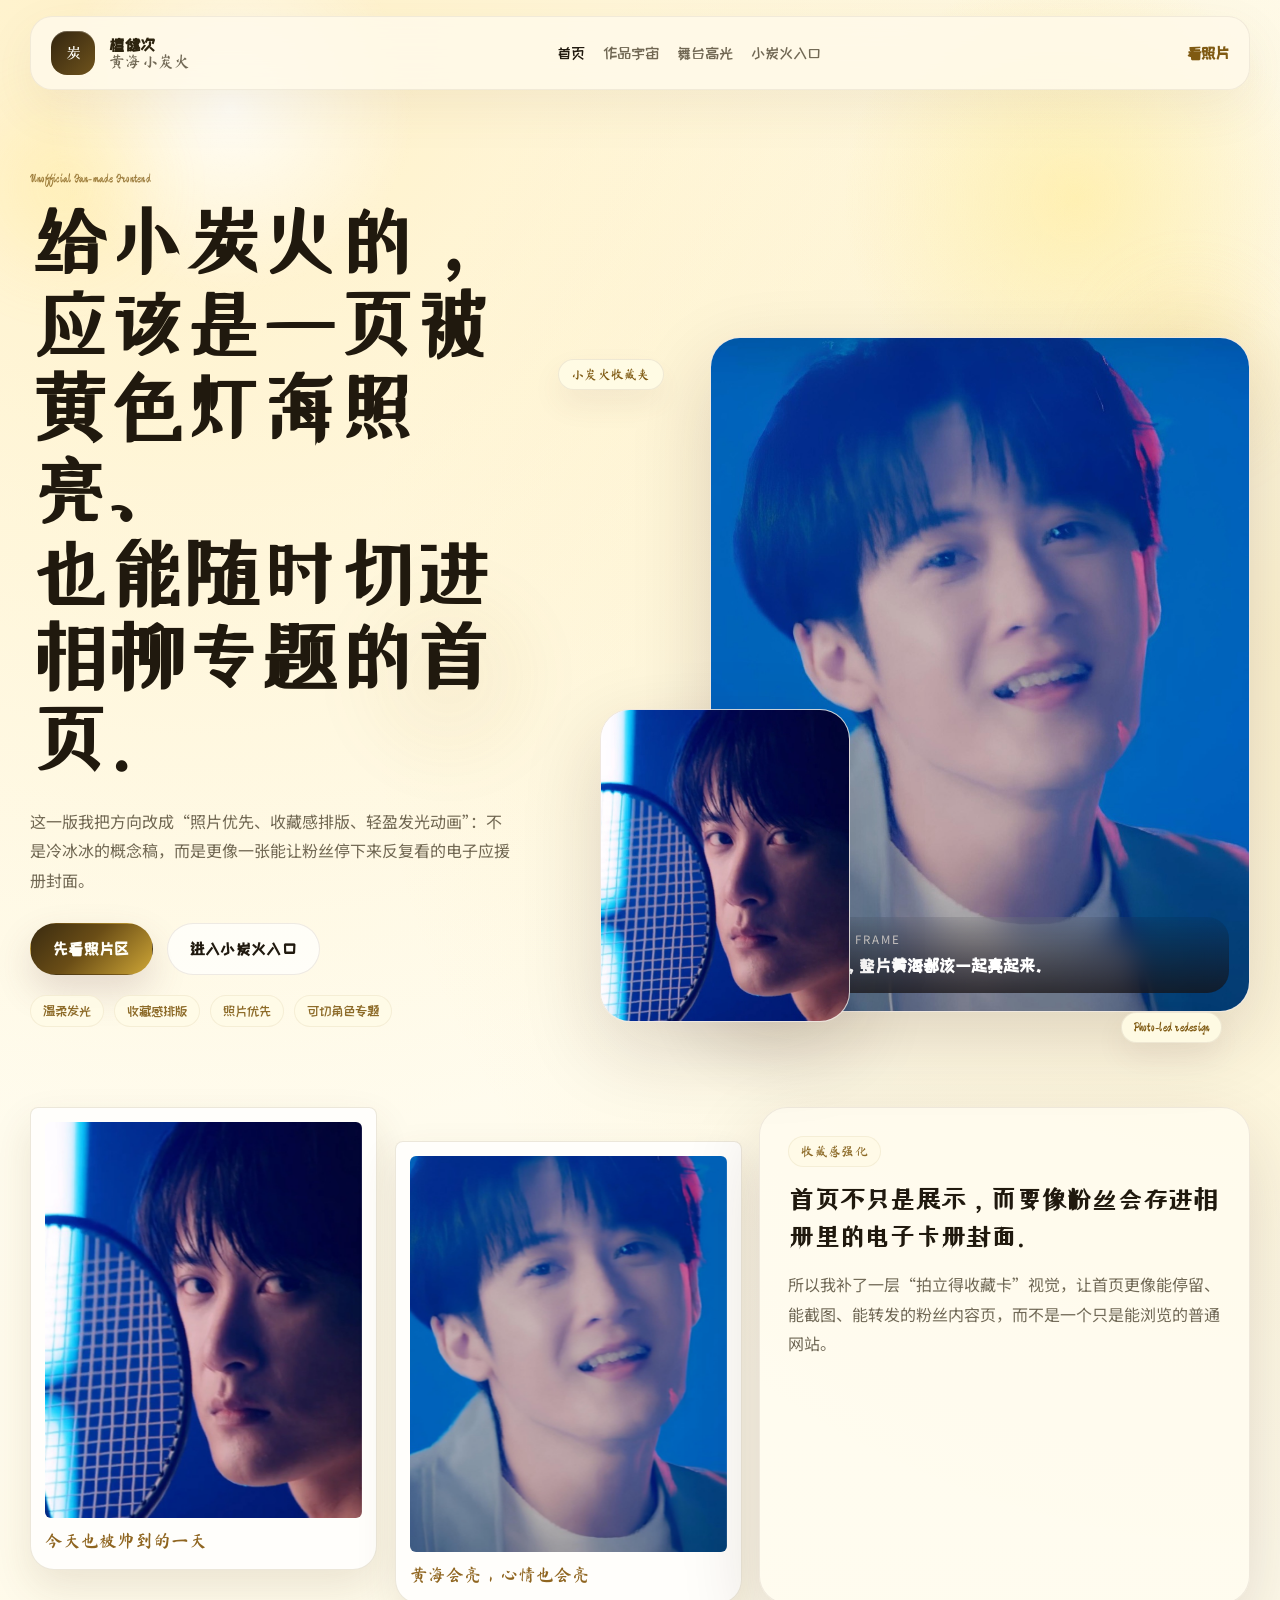
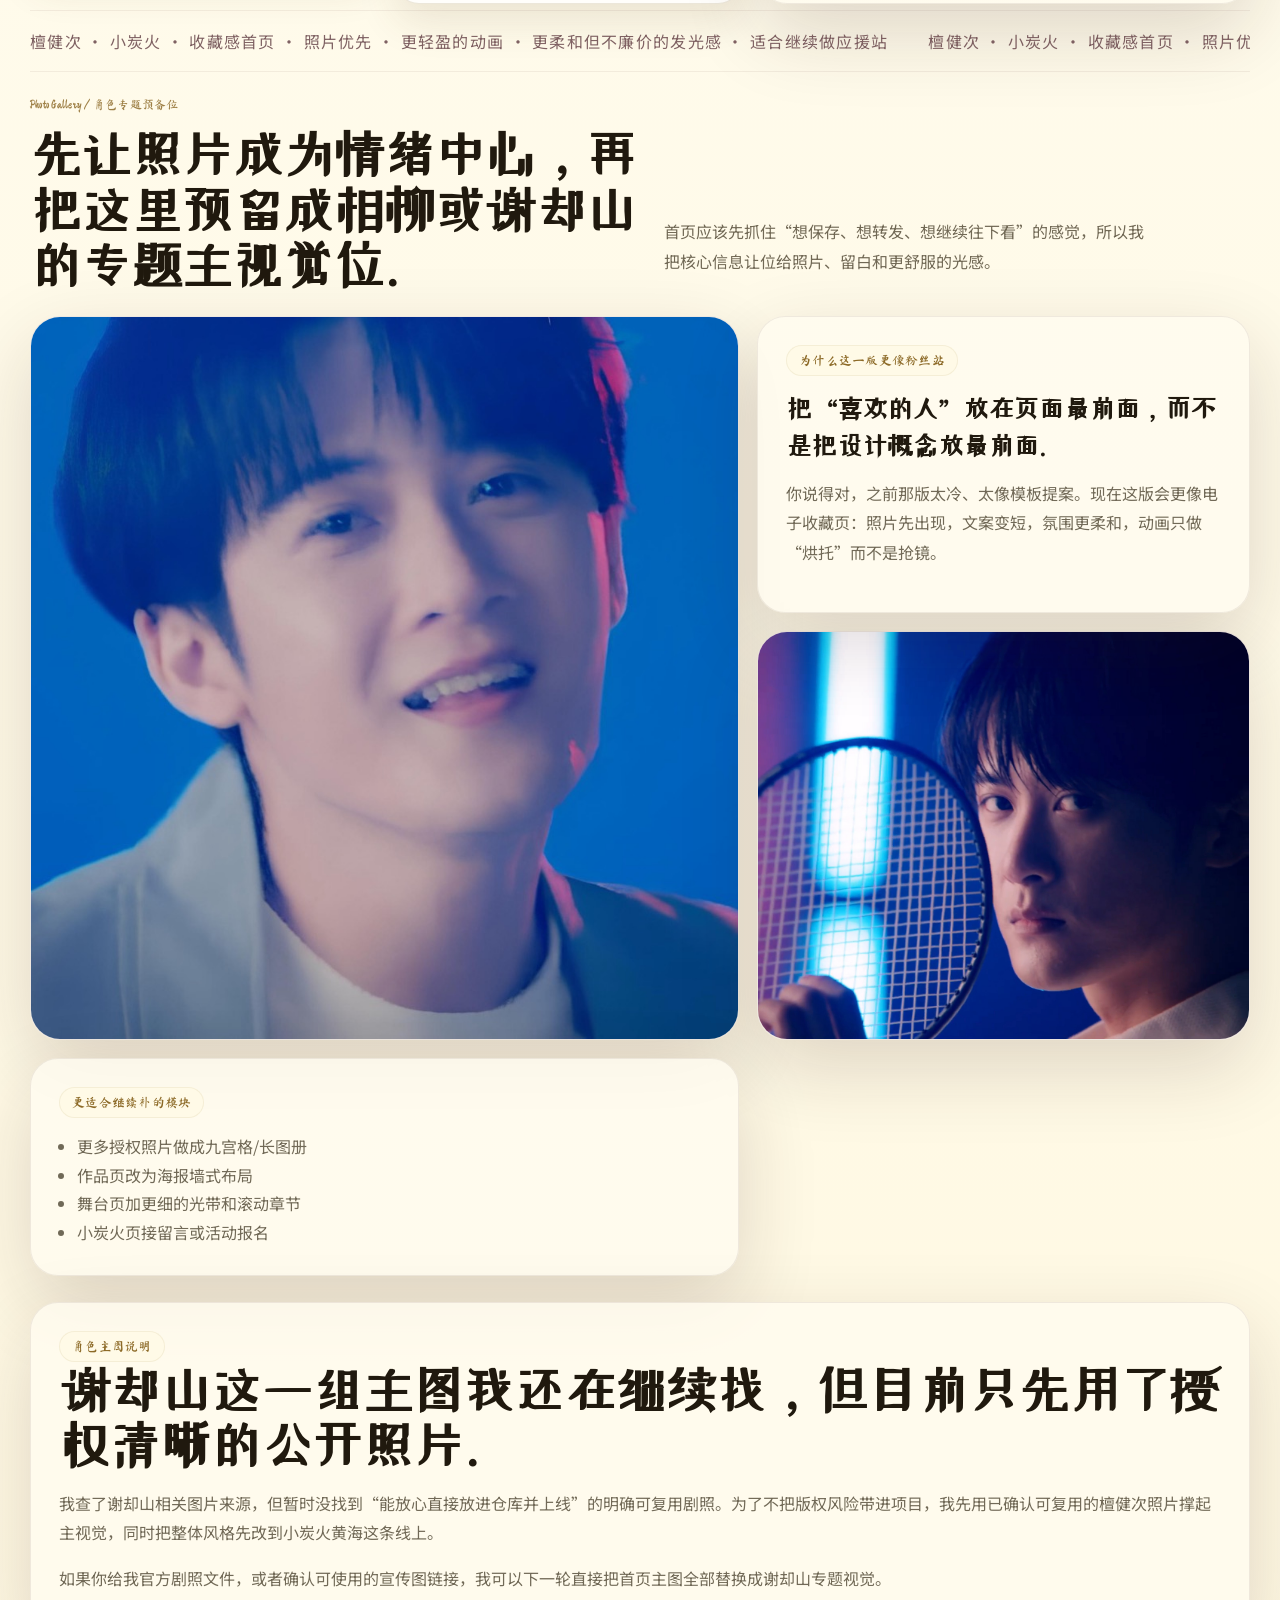
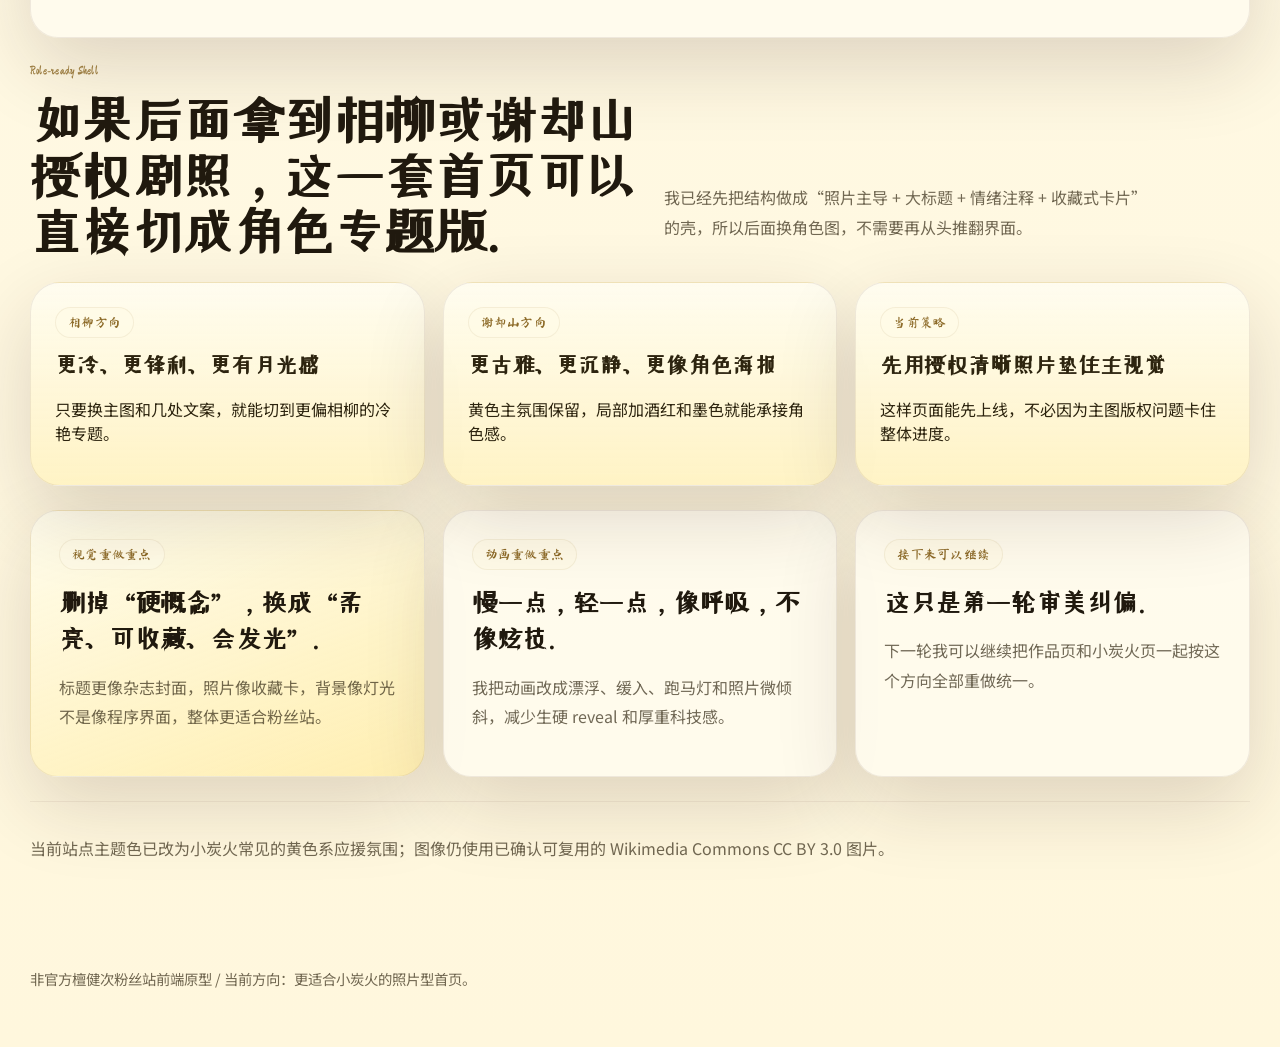
<file: index.html>
<!DOCTYPE html>
<html lang="zh-CN">
  <head>
    <meta charset="UTF-8" />
    <meta name="viewport" content="width=device-width, initial-scale=1.0" />
    <title>檀健次 | 小炭火收藏夹</title>
    <meta
      name="description"
      content="给檀健次粉丝小炭火的非官方前端概念站：首页以照片、围绕小炭火黄色应援氛围、照片驱动排版和轻盈动画来重做。"
    />
    <meta name="theme-color" content="#0f1730" />
    <link rel="icon" type="image/svg+xml" href="favicon.svg" />
    <link rel="preconnect" href="https://fonts.googleapis.com" />
    <link rel="preconnect" href="https://fonts.gstatic.com" crossorigin />
    <link href="https://fonts.googleapis.com/css2?family=Ma+Shan+Zheng&family=Noto+Sans+SC:wght@400;500;700&family=ZCOOL+KuaiLe&family=ZCOOL+XiaoWei&display=swap" rel="stylesheet" />
    <link rel="stylesheet" href="styles.css" />
  </head>
  <body data-page="home">
    <div class="site-bg fan-bg"></div>
    <div class="spark spark-a"></div>
    <div class="spark spark-b"></div>
    <div class="spark spark-c"></div>

    <header class="site-header fan-header">
      <a class="brand" href="index.html" aria-label="返回首页">
        <span class="brand-mark">炭</span>
        <span class="brand-copy">
          <strong>檀健次</strong>
          <em>黄海小炭火</em>
        </span>
      </a>
      <button class="nav-toggle" type="button" aria-label="打开导航" aria-expanded="false">
        <span></span>
        <span></span>
      </button>
      <nav class="site-nav" aria-label="主导航">
        <a href="index.html" aria-current="page">首页</a>
        <a href="works.html">作品宇宙</a>
        <a href="stage.html">舞台高光</a>
        <a href="club.html">小炭火入口</a>
      </nav>
      <a class="ghost-link fan-link" href="#gallery">看照片</a>
    </header>

    <main class="page-shell home-shell">
      <section class="hero-fan reveal">
        <div class="hero-main">
          <p class="eyebrow soft-eyebrow">Unofficial Fan-made Frontend</p>
          <h1>
            给小炭火的，<br />
            应该是一页被黄色灯海照亮、<br />
            也能随时切进相柳专题的首页。
          </h1>
          <p class="hero-text fan-copy">
            这一版我把方向改成“照片优先、收藏感排版、轻盈发光动画”：不是冷冰冰的概念稿，而是更像一张能让粉丝停下来反复看的电子应援册封面。
          </p>
          <div class="hero-actions">
            <a class="button primary" href="#gallery">先看照片区</a>
            <a class="button secondary" href="club.html">进入小炭火入口</a>
          </div>
          <div class="fan-tags" aria-label="站点关键词">
            <span>温柔发光</span>
            <span>收藏感排版</span>
            <span>照片优先</span>
            <span>可切角色专题</span>
          </div>
        </div>

        <div class="hero-photo-stack" aria-label="檀健次照片展示">
          <article class="photo-card photo-card-main tilt-card">
            <img
              src="assets/derived/smile-portrait.jpg"
              alt="檀健次照片，蓝色背景下微笑看向镜头"
            />
            <div class="photo-card-meta">
              <span>2023 / Bright Frame</span>
              <strong>笑起来的时候，整片黄海都该一起亮起来。</strong>
            </div>
          </article>
          <article class="photo-card photo-card-side tilt-card">
            <img
              src="assets/derived/racket-portrait.jpg"
              alt="檀健次照片，侧持球拍凝视镜头"
            />
          </article>
          <div class="floating-badge badge-top">小炭火收藏夹</div>
          <div class="floating-badge badge-bottom">Photo-led redesign</div>
        </div>
      </section>

      <section class="fan-polaroids reveal" aria-label="收藏卡展示">
        <article class="polaroid-card tilt-card">
          <img src="assets/derived/racket-portrait.jpg" alt="檀健次照片收藏卡" />
          <div class="polaroid-note">今天也被帅到的一天</div>
        </article>
        <article class="polaroid-card tilt-card offset-card">
          <img src="assets/derived/smile-wide.jpg" alt="檀健次照片收藏卡" />
          <div class="polaroid-note">黄海会亮，心情也会亮</div>
        </article>
        <article class="polaroid-copy card-soft">
          <span class="mini-label">收藏感强化</span>
          <h3>首页不只是展示，而要像粉丝会存进相册里的电子卡册封面。</h3>
          <p>所以我补了一层“拍立得收藏卡”视觉，让首页更像能停留、能截图、能转发的粉丝内容页，而不是一个只是能浏览的普通网站。</p>
        </article>
      </section>

      <section class="ticker-band reveal" aria-label="滚动文案">
        <div class="ticker-track">
          <span>檀健次 · 小炭火 · 收藏感首页 · 照片优先 · 更轻盈的动画 · 更柔和但不廉价的发光感 · 适合继续做应援站</span>
          <span>檀健次 · 小炭火 · 收藏感首页 · 照片优先 · 更轻盈的动画 · 更柔和但不廉价的发光感 · 适合继续做应援站</span>
        </div>
      </section>

      <section id="gallery" class="gallery-showcase reveal">
        <div class="section-heading split-heading fan-heading">
          <div>
            <p class="eyebrow soft-eyebrow">Photo Gallery / 角色专题预备位</p>
            <h2>先让照片成为情绪中心，再把这里预留成相柳或谢却山的专题主视觉位。</h2>
          </div>
          <p class="section-text fan-copy">
            首页应该先抓住“想保存、想转发、想继续往下看”的感觉，所以我把核心信息让位给照片、留白和更舒服的光感。
          </p>
        </div>

        <div class="gallery-grid">
          <article class="gallery-large tilt-card">
            <img
              src="assets/derived/smile-wide.jpg"
              alt="檀健次近景微笑照片"
            />
          </article>
          <article class="gallery-copy card-soft">
            <span class="mini-label">为什么这一版更像粉丝站</span>
            <h3>把“喜欢的人”放在页面最前面，而不是把设计概念放最前面。</h3>
            <p>
              你说得对，之前那版太冷、太像模板提案。现在这版会更像电子收藏页：照片先出现，文案变短，氛围更柔和，动画只做“烘托”而不是抢镜。
            </p>
          </article>
          <article class="gallery-small tilt-card">
            <img
              src="assets/images/tan-jianci-racket.jpg"
              alt="檀健次持球拍照片"
            />
          </article>
          <article class="gallery-note card-soft accent-shell">
            <span class="mini-label">更适合继续补的模块</span>
            <ul>
              <li>更多授权照片做成九宫格/长图册</li>
              <li>作品页改为海报墙式布局</li>
              <li>舞台页加更细的光带和滚动章节</li>
              <li>小炭火页接留言或活动报名</li>
            </ul>
          </article>
        </div>
      </section>


      <section class="update-panel reveal">
        <span class="mini-label">角色主图说明</span>
        <h2>谢却山这一组主图我还在继续找，但目前只先用了授权清晰的公开照片。</h2>
        <p>我查了谢却山相关图片来源，但暂时没找到“能放心直接放进仓库并上线”的明确可复用剧照。为了不把版权风险带进项目，我先用已确认可复用的檀健次照片撑起主视觉，同时把整体风格先改到小炭火黄海这条线上。</p>
        <p>如果你给我官方剧照文件，或者确认可使用的宣传图链接，我可以下一轮直接把首页主图全部替换成谢却山专题视觉。</p>
      </section>

      <section class="section-frame reveal">
        <div class="section-heading split-heading fan-heading">
          <div>
            <p class="eyebrow soft-eyebrow">Role-ready Shell</p>
            <h2>如果后面拿到相柳或谢却山授权剧照，这一套首页可以直接切成角色专题版。</h2>
          </div>
          <p class="section-text fan-copy">我已经先把结构做成“照片主导 + 大标题 + 情绪注释 + 收藏式卡片”的壳，所以后面换角色图，不需要再从头推翻界面。</p>
        </div>
        <div class="hero-strip">
          <article class="hero-strip-card">
            <span class="mini-label">相柳方向</span>
            <h3>更冷、更锋利、更有月光感</h3>
            <p>只要换主图和几处文案，就能切到更偏相柳的冷艳专题。</p>
          </article>
          <article class="hero-strip-card">
            <span class="mini-label">谢却山方向</span>
            <h3>更古雅、更沉静、更像角色海报</h3>
            <p>黄色主氛围保留，局部加酒红和墨色就能承接角色感。</p>
          </article>
          <article class="hero-strip-card">
            <span class="mini-label">当前策略</span>
            <h3>先用授权清晰照片垫住主视觉</h3>
            <p>这样页面能先上线，不必因为主图版权问题卡住整体进度。</p>
          </article>
        </div>
      </section>

      <section class="memory-grid reveal">
        <article class="memory-card memory-primary card-soft">
          <span class="mini-label">视觉重做重点</span>
          <h3>删掉“硬概念”，换成“柔亮、可收藏、会发光”。</h3>
          <p>标题更像杂志封面，照片像收藏卡，背景像灯光不是像程序界面，整体更适合粉丝站。</p>
        </article>
        <article class="memory-card card-soft">
          <span class="mini-label">动画重做重点</span>
          <h3>慢一点，轻一点，像呼吸，不像炫技。</h3>
          <p>我把动画改成漂浮、缓入、跑马灯和照片微倾斜，减少生硬 reveal 和厚重科技感。</p>
        </article>
        <article class="memory-card card-soft">
          <span class="mini-label">接下来可以继续</span>
          <h3>这只是第一轮审美纠偏。</h3>
          <p>下一轮我可以继续把作品页和小炭火页一起按这个方向全部重做统一。</p>
        </article>
      </section>

      <section class="credit-strip reveal">
        <p>
          当前站点主题色已改为小炭火常见的黄色系应援氛围；图像仍使用已确认可复用的 Wikimedia Commons CC BY 3.0 图片。
        </p>
      </section>
    </main>

    <footer class="site-footer fan-footer">
      <p>非官方檀健次粉丝站前端原型 / 当前方向：更适合小炭火的照片型首页。</p>
    </footer>
    <script src="script.js"></script>
  </body>
</html>
</file>
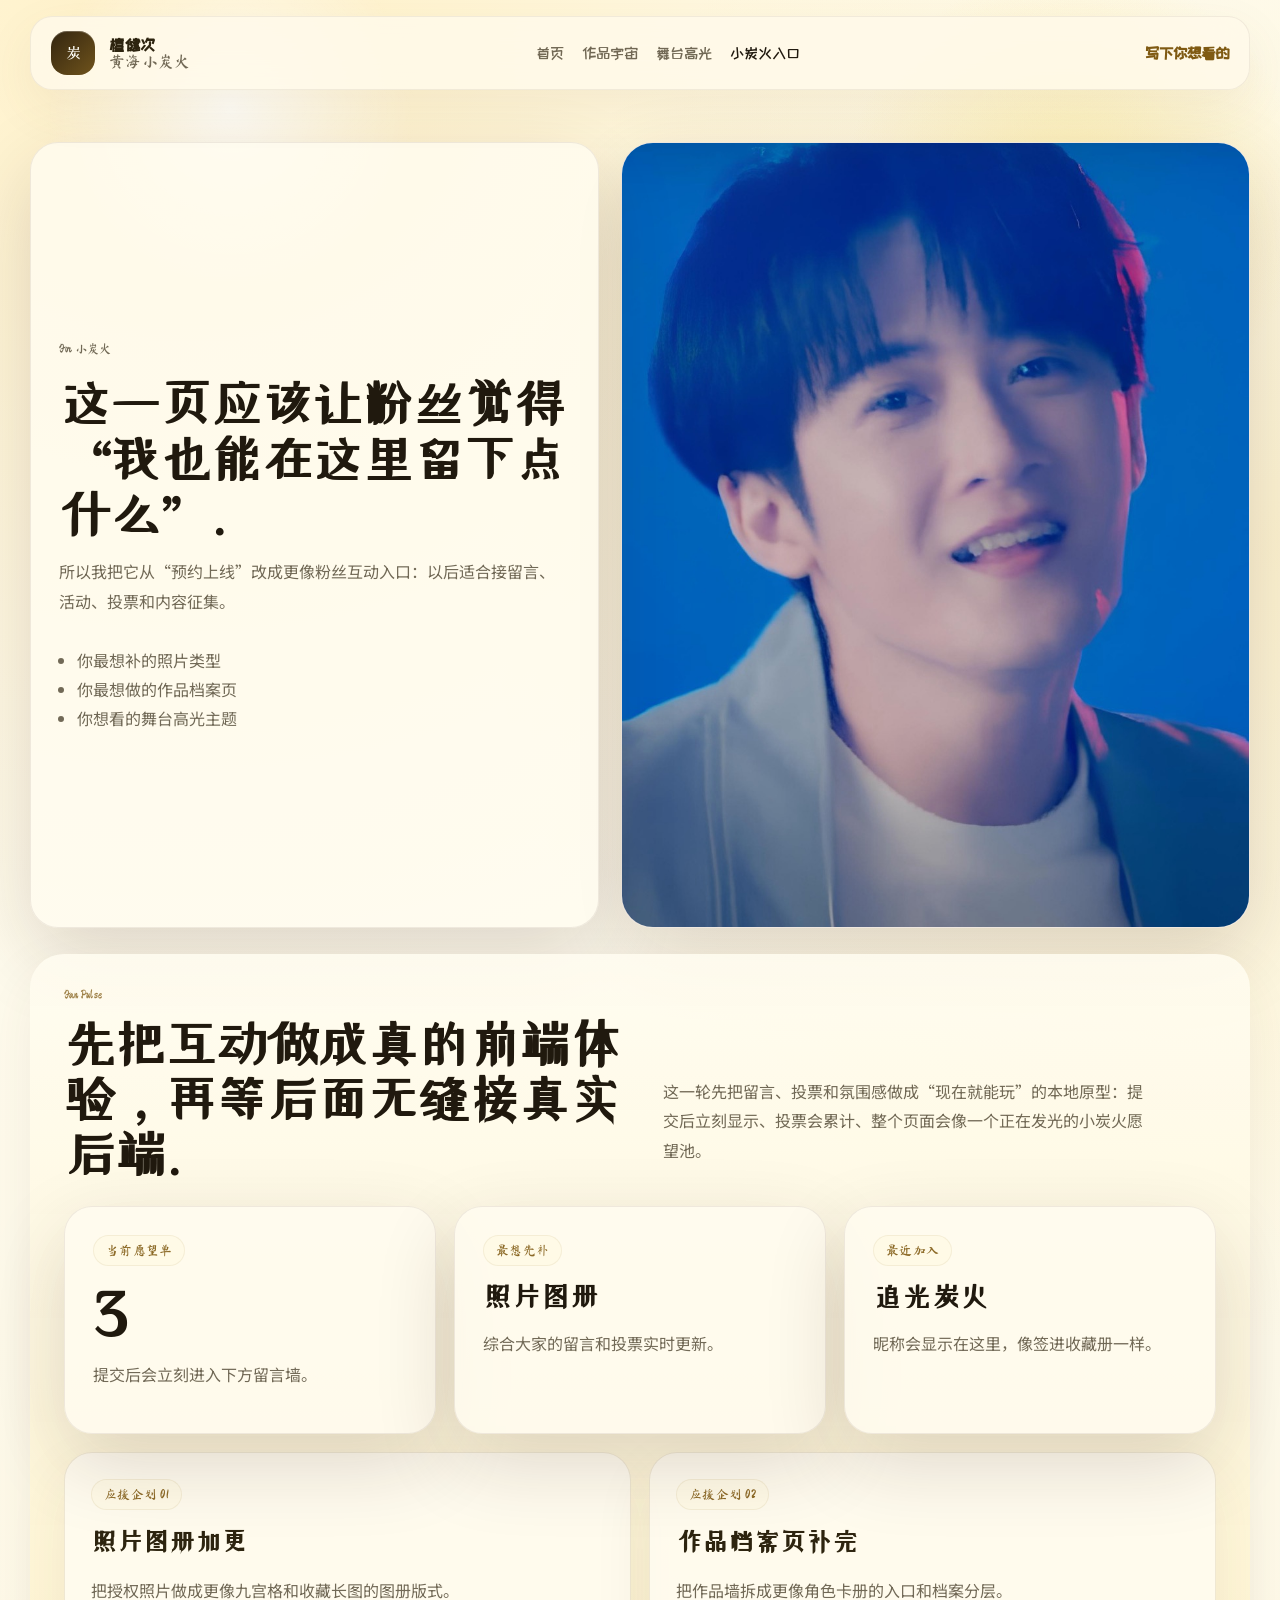
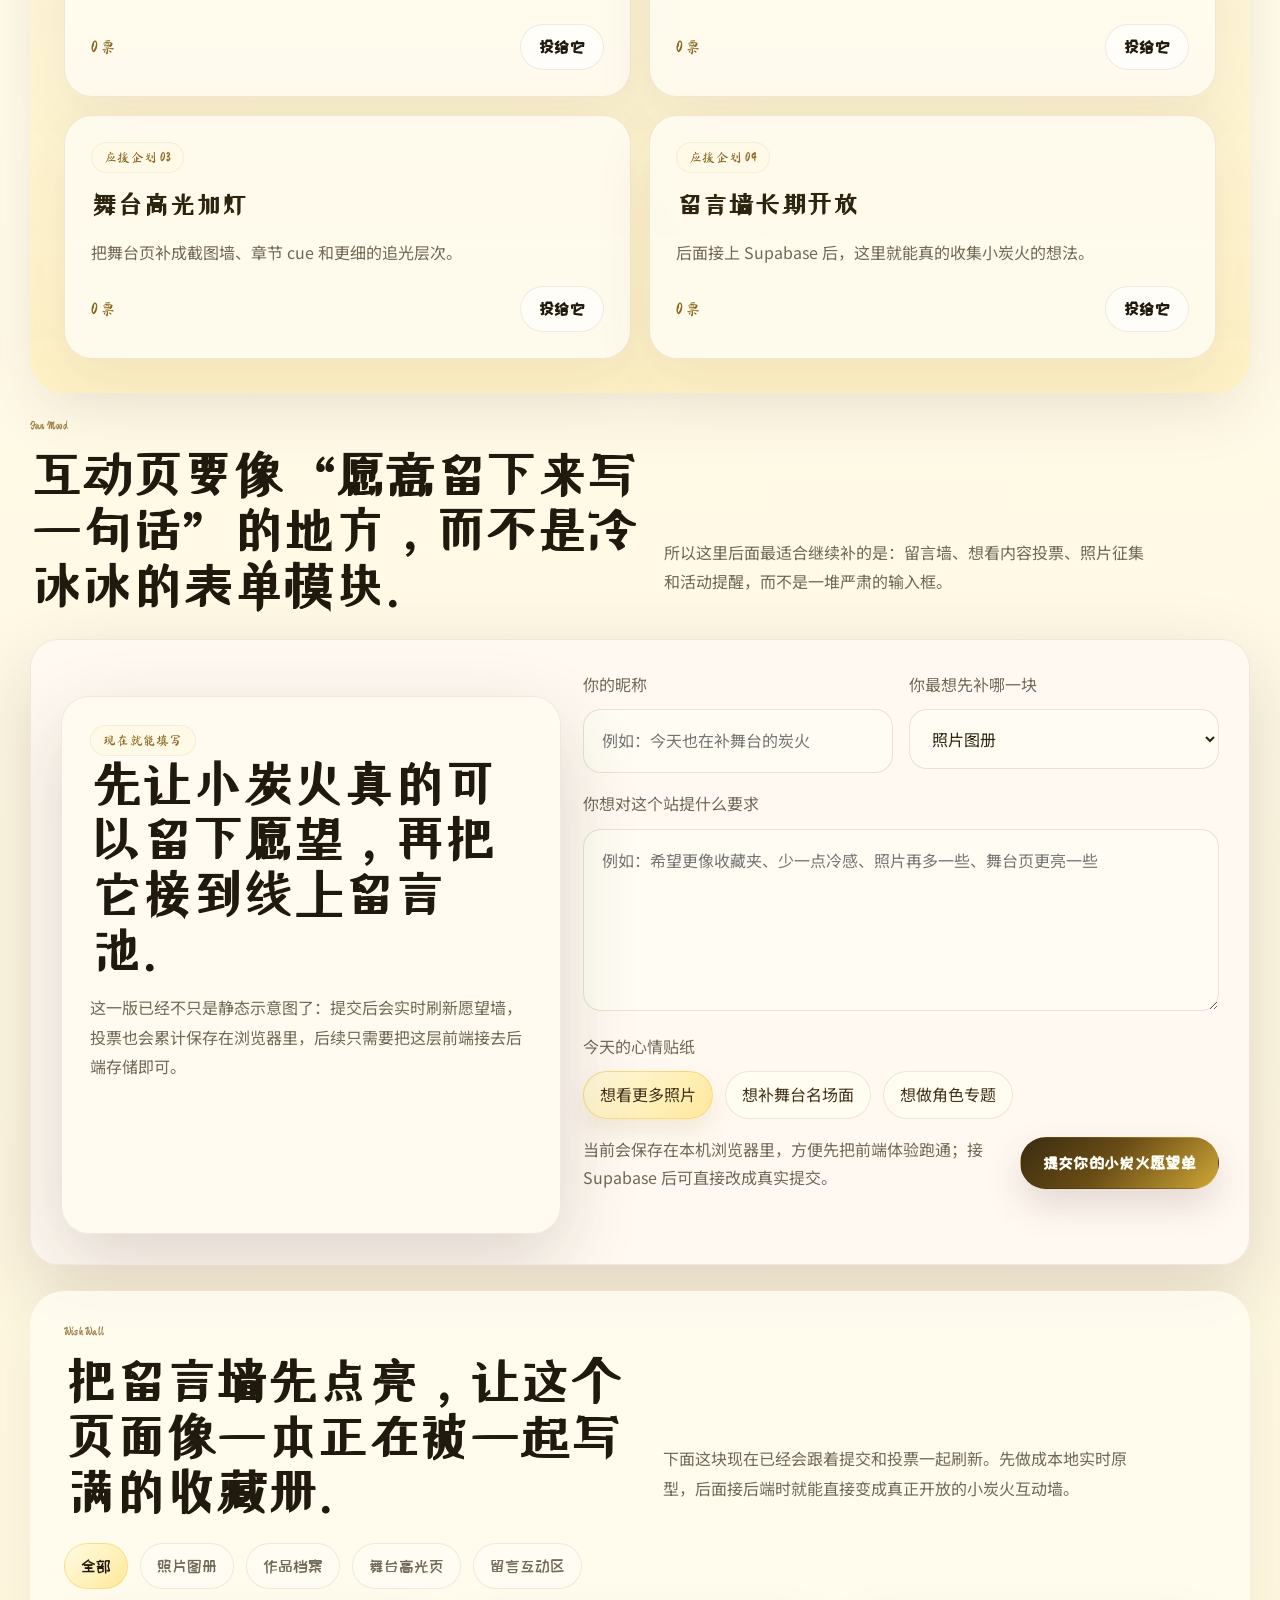
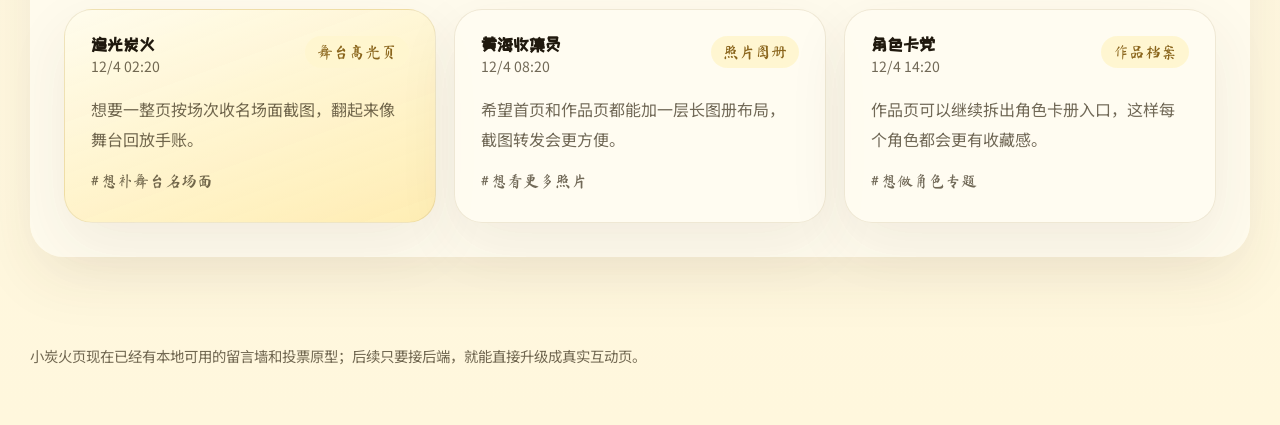
<file: club.html>
<!DOCTYPE html>
<html lang="zh-CN">
  <head>
    <meta charset="UTF-8" />
    <meta name="viewport" content="width=device-width, initial-scale=1.0" />
    <title>小炭火入口 | 檀健次</title>
    <meta name="description" content="檀健次粉丝向概念站中的小炭火页面：更温暖的互动入口、留言方向和活动模块原型。" />
    <meta name="theme-color" content="#f6efe5" />
    <link rel="icon" type="image/svg+xml" href="favicon.svg" />
    <link rel="preconnect" href="https://fonts.googleapis.com" />
    <link rel="preconnect" href="https://fonts.gstatic.com" crossorigin />
    <link href="https://fonts.googleapis.com/css2?family=Ma+Shan+Zheng&family=Noto+Sans+SC:wght@400;500;700&family=ZCOOL+KuaiLe&family=ZCOOL+XiaoWei&display=swap" rel="stylesheet" />
    <link rel="stylesheet" href="styles.css" />
  </head>
  <body data-page="club">
    <div class="site-bg fan-bg"></div>
    <header class="site-header fan-header">
      <a class="brand" href="index.html" aria-label="返回首页">
        <span class="brand-mark">炭</span>
        <span class="brand-copy">
          <strong>檀健次</strong>
          <em>黄海小炭火</em>
        </span>
      </a>
      <button class="nav-toggle" type="button" aria-label="打开导航" aria-expanded="false">
        <span></span>
        <span></span>
      </button>
      <nav class="site-nav" aria-label="主导航">
        <a href="index.html">首页</a>
        <a href="works.html">作品宇宙</a>
        <a href="stage.html">舞台高光</a>
        <a href="club.html" aria-current="page">小炭火入口</a>
      </nav>
      <a class="ghost-link fan-link" href="#form">写下你想看的</a>
    </header>

    <main class="page-shell">
      <section class="club-welcome reveal">
        <div class="club-copy card-soft">
          <p class="eyebrow soft-eyebrow">For 小炭火</p>
          <h2>这一页应该让粉丝觉得“我也能在这里留下点什么”。</h2>
          <p>所以我把它从“预约上线”改成更像粉丝互动入口：以后适合接留言、活动、投票和内容征集。</p>
          <ul class="club-list">
            <li>你最想补的照片类型</li>
            <li>你最想做的作品档案页</li>
            <li>你想看的舞台高光主题</li>
          </ul>
        </div>
        <article class="club-card tilt-card">
          <img src="assets/derived/smile-portrait.jpg" alt="檀健次照片" />
        </article>
      </section>

      <section class="club-pulse reveal">
        <div class="section-heading split-heading fan-heading">
          <div>
            <p class="eyebrow soft-eyebrow">Fan Pulse</p>
            <h2>先把互动做成真的前端体验，再等后面无缝接真实后端。</h2>
          </div>
          <p class="section-text fan-copy">这一轮先把留言、投票和氛围感做成“现在就能玩”的本地原型：提交后立刻显示、投票会累计、整个页面会像一个正在发光的小炭火愿望池。</p>
        </div>

        <div class="pulse-grid">
          <article class="pulse-card card-soft">
            <span class="mini-label">当前愿望单</span>
            <strong class="pulse-number" data-wish-count>0</strong>
            <p>提交后会立刻进入下方留言墙。</p>
          </article>
          <article class="pulse-card card-soft">
            <span class="mini-label">最想先补</span>
            <strong class="pulse-copy" data-leading-topic>照片图册</strong>
            <p>综合大家的留言和投票实时更新。</p>
          </article>
          <article class="pulse-card card-soft">
            <span class="mini-label">最近加入</span>
            <strong class="pulse-copy" data-latest-fan>等你来写第一条</strong>
            <p>昵称会显示在这里，像签进收藏册一样。</p>
          </article>
        </div>

        <div class="campaign-grid">
          <article class="campaign-card">
            <span class="mini-label">应援企划 01</span>
            <h3>照片图册加更</h3>
            <p>把授权照片做成更像九宫格和收藏长图的图册版式。</p>
            <div class="campaign-meta">
              <span data-vote-count="照片图册">0 票</span>
              <button class="button secondary vote-button" type="button" data-vote="照片图册">投给它</button>
            </div>
          </article>
          <article class="campaign-card">
            <span class="mini-label">应援企划 02</span>
            <h3>作品档案页补完</h3>
            <p>把作品墙拆成更像角色卡册的入口和档案分层。</p>
            <div class="campaign-meta">
              <span data-vote-count="作品档案">0 票</span>
              <button class="button secondary vote-button" type="button" data-vote="作品档案">投给它</button>
            </div>
          </article>
          <article class="campaign-card">
            <span class="mini-label">应援企划 03</span>
            <h3>舞台高光加灯</h3>
            <p>把舞台页补成截图墙、章节 cue 和更细的追光层次。</p>
            <div class="campaign-meta">
              <span data-vote-count="舞台高光页">0 票</span>
              <button class="button secondary vote-button" type="button" data-vote="舞台高光页">投给它</button>
            </div>
          </article>
          <article class="campaign-card">
            <span class="mini-label">应援企划 04</span>
            <h3>留言墙长期开放</h3>
            <p>后面接上 Supabase 后，这里就能真的收集小炭火的想法。</p>
            <div class="campaign-meta">
              <span data-vote-count="留言互动区">0 票</span>
              <button class="button secondary vote-button" type="button" data-vote="留言互动区">投给它</button>
            </div>
          </article>
        </div>
      </section>

      <section class="section-frame reveal">
        <div class="section-heading split-heading fan-heading">
          <div>
            <p class="eyebrow soft-eyebrow">Fan Mood</p>
            <h2>互动页要像“愿意留下来写一句话”的地方，而不是冷冰冰的表单模块。</h2>
          </div>
          <p class="section-text fan-copy">所以这里后面最适合继续补的是：留言墙、想看内容投票、照片征集和活动提醒，而不是一堆严肃的输入框。</p>
        </div>
      </section>

      <section id="form" class="form-shell reveal">
        <div class="update-panel">
          <span class="mini-label">现在就能填写</span>
          <h2>先让小炭火真的可以留下愿望，再把它接到线上留言池。</h2>
          <p>这一版已经不只是静态示意图了：提交后会实时刷新愿望墙，投票也会累计保存在浏览器里，后续只需要把这层前端接去后端存储即可。</p>
        </div>
        <form class="prototype-form" data-club-form>
          <label>
            <span>你的昵称</span>
            <input
              type="text"
              name="nickname"
              maxlength="20"
              required
              placeholder="例如：今天也在补舞台的炭火"
            />
          </label>
          <label>
            <span>你最想先补哪一块</span>
            <select name="topic" required>
              <option>照片图册</option>
              <option>作品档案</option>
              <option>舞台高光页</option>
              <option>留言互动区</option>
            </select>
          </label>
          <label class="full-span">
            <span>你想对这个站提什么要求</span>
            <textarea
              rows="5"
              name="message"
              minlength="6"
              maxlength="140"
              required
              placeholder="例如：希望更像收藏夹、少一点冷感、照片再多一些、舞台页更亮一些"
            ></textarea>
          </label>
          <div class="full-span">
            <span>今天的心情贴纸</span>
            <div class="mood-row">
              <label class="mood-chip">
                <input type="radio" name="mood" value="想看更多照片" checked />
                <span>想看更多照片</span>
              </label>
              <label class="mood-chip">
                <input type="radio" name="mood" value="想补舞台名场面" />
                <span>想补舞台名场面</span>
              </label>
              <label class="mood-chip">
                <input type="radio" name="mood" value="想做角色专题" />
                <span>想做角色专题</span>
              </label>
            </div>
          </div>
          <div class="full-span form-actions">
            <p class="form-note">当前会保存在本机浏览器里，方便先把前端体验跑通；接 Supabase 后可直接改成真实提交。</p>
            <button class="button primary" type="submit">提交你的小炭火愿望单</button>
          </div>
          <p class="form-feedback full-span" data-form-feedback aria-live="polite"></p>
        </form>
      </section>

      <section class="wish-wall reveal">
        <div class="section-heading split-heading fan-heading">
          <div>
            <p class="eyebrow soft-eyebrow">Wish Wall</p>
            <h2>把留言墙先点亮，让这个页面像一本正在被一起写满的收藏册。</h2>
          </div>
          <p class="section-text fan-copy">下面这块现在已经会跟着提交和投票一起刷新。先做成本地实时原型，后面接后端时就能直接变成真正开放的小炭火互动墙。</p>
        </div>

        <div class="wall-toolbar" role="toolbar" aria-label="愿望墙筛选">
          <button class="filter-chip is-active" type="button" data-filter="all">全部</button>
          <button class="filter-chip" type="button" data-filter="照片图册">照片图册</button>
          <button class="filter-chip" type="button" data-filter="作品档案">作品档案</button>
          <button class="filter-chip" type="button" data-filter="舞台高光页">舞台高光页</button>
          <button class="filter-chip" type="button" data-filter="留言互动区">留言互动区</button>
        </div>

        <div class="wish-grid" data-wish-grid></div>
      </section>
    </main>

    <footer class="site-footer"><p>小炭火页现在已经有本地可用的留言墙和投票原型；后续只要接后端，就能直接升级成真实互动页。</p></footer>
    <script src="script.js"></script>
  </body>
</html>
</file>
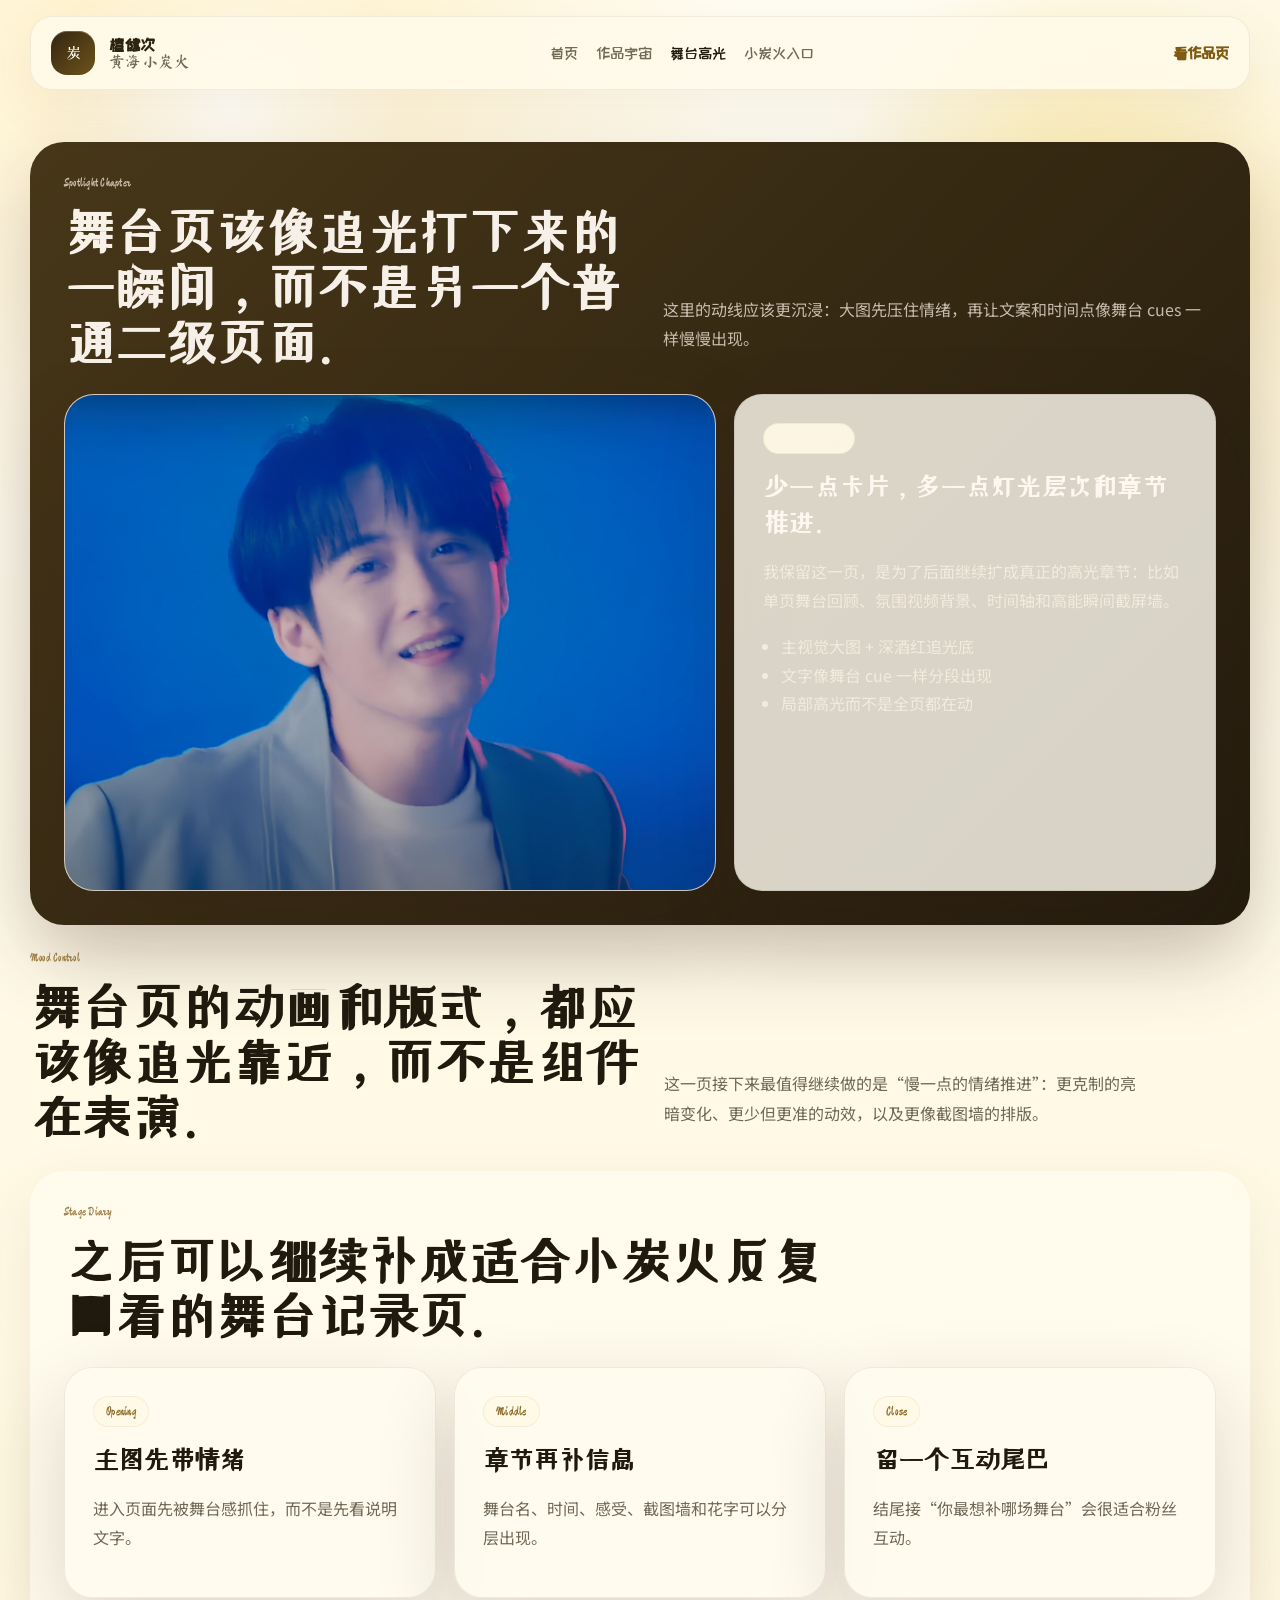
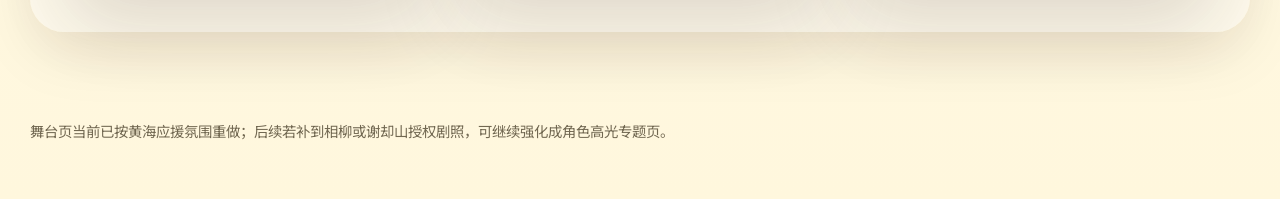
<file: stage.html>
<!DOCTYPE html>
<html lang="zh-CN">
  <head>
    <meta charset="UTF-8" />
    <meta name="viewport" content="width=device-width, initial-scale=1.0" />
    <title>舞台高光 | 檀健次</title>
    <meta name="description" content="檀健次粉丝向概念站中的舞台页：更强烈的追光感、章节式氛围和适合舞台高光内容的视觉布局。" />
    <meta name="theme-color" content="#311d20" />
    <link rel="icon" type="image/svg+xml" href="favicon.svg" />
    <link rel="preconnect" href="https://fonts.googleapis.com" />
    <link rel="preconnect" href="https://fonts.gstatic.com" crossorigin />
    <link href="https://fonts.googleapis.com/css2?family=Ma+Shan+Zheng&family=Noto+Sans+SC:wght@400;500;700&family=ZCOOL+KuaiLe&family=ZCOOL+XiaoWei&display=swap" rel="stylesheet" />
    <link rel="stylesheet" href="styles.css" />
  </head>
  <body data-page="stage">
    <div class="site-bg fan-bg"></div>
    <header class="site-header fan-header">
      <a class="brand" href="index.html" aria-label="返回首页">
        <span class="brand-mark">炭</span>
        <span class="brand-copy">
          <strong>檀健次</strong>
          <em>黄海小炭火</em>
        </span>
      </a>
      <button class="nav-toggle" type="button" aria-label="打开导航" aria-expanded="false">
        <span></span>
        <span></span>
      </button>
      <nav class="site-nav" aria-label="主导航">
        <a href="index.html">首页</a>
        <a href="works.html">作品宇宙</a>
        <a href="stage.html" aria-current="page">舞台高光</a>
        <a href="club.html">小炭火入口</a>
      </nav>
      <a class="ghost-link fan-link" href="works.html">看作品页</a>
    </header>

    <main class="page-shell">
      <section class="spotlight-wrap reveal">
        <div class="section-heading split-heading">
          <div>
            <p class="eyebrow">Spotlight Chapter</p>
            <h2>舞台页该像追光打下来的一瞬间，而不是另一个普通二级页面。</h2>
          </div>
          <p class="section-text">这里的动线应该更沉浸：大图先压住情绪，再让文案和时间点像舞台 cues 一样慢慢出现。</p>
        </div>
        <div class="spotlight-grid">
          <article class="stage-card tilt-card">
            <img src="assets/images/tan-jianci-smile.jpg" alt="檀健次照片" />
          </article>
          <div class="card-soft">
            <span class="mini-label">舞台页重点</span>
            <h3>少一点卡片，多一点灯光层次和章节推进。</h3>
            <p>我保留这一页，是为了后面继续扩成真正的高光章节：比如单页舞台回顾、氛围视频背景、时间轴和高能瞬间截屏墙。</p>
            <ul class="archive-list">
              <li>主视觉大图 + 深酒红追光底</li>
              <li>文字像舞台 cue 一样分段出现</li>
              <li>局部高光而不是全页都在动</li>
            </ul>
          </div>
        </div>
      </section>

      <section class="section-frame reveal">
        <div class="section-heading split-heading fan-heading">
          <div>
            <p class="eyebrow soft-eyebrow">Mood Control</p>
            <h2>舞台页的动画和版式，都应该像追光靠近，而不是组件在表演。</h2>
          </div>
          <p class="section-text fan-copy">这一页接下来最值得继续做的是“慢一点的情绪推进”：更克制的亮暗变化、更少但更准的动效，以及更像截图墙的排版。</p>
        </div>
      </section>

      <section class="diary-panel reveal">
        <div class="section-heading">
          <p class="eyebrow soft-eyebrow">Stage Diary</p>
          <h2>之后可以继续补成适合小炭火反复回看的舞台记录页。</h2>
        </div>
        <div class="diary-grid">
          <article class="card-soft"><span class="mini-label">Opening</span><h3>主图先带情绪</h3><p>进入页面先被舞台感抓住，而不是先看说明文字。</p></article>
          <article class="card-soft"><span class="mini-label">Middle</span><h3>章节再补信息</h3><p>舞台名、时间、感受、截图墙和花字可以分层出现。</p></article>
          <article class="card-soft"><span class="mini-label">Close</span><h3>留一个互动尾巴</h3><p>结尾接“你最想补哪场舞台”会很适合粉丝互动。</p></article>
        </div>
      </section>
    </main>

    <footer class="site-footer"><p>舞台页当前已按黄海应援氛围重做；后续若补到相柳或谢却山授权剧照，可继续强化成角色高光专题页。</p></footer>
    <script src="script.js"></script>
  </body>
</html>
</file>
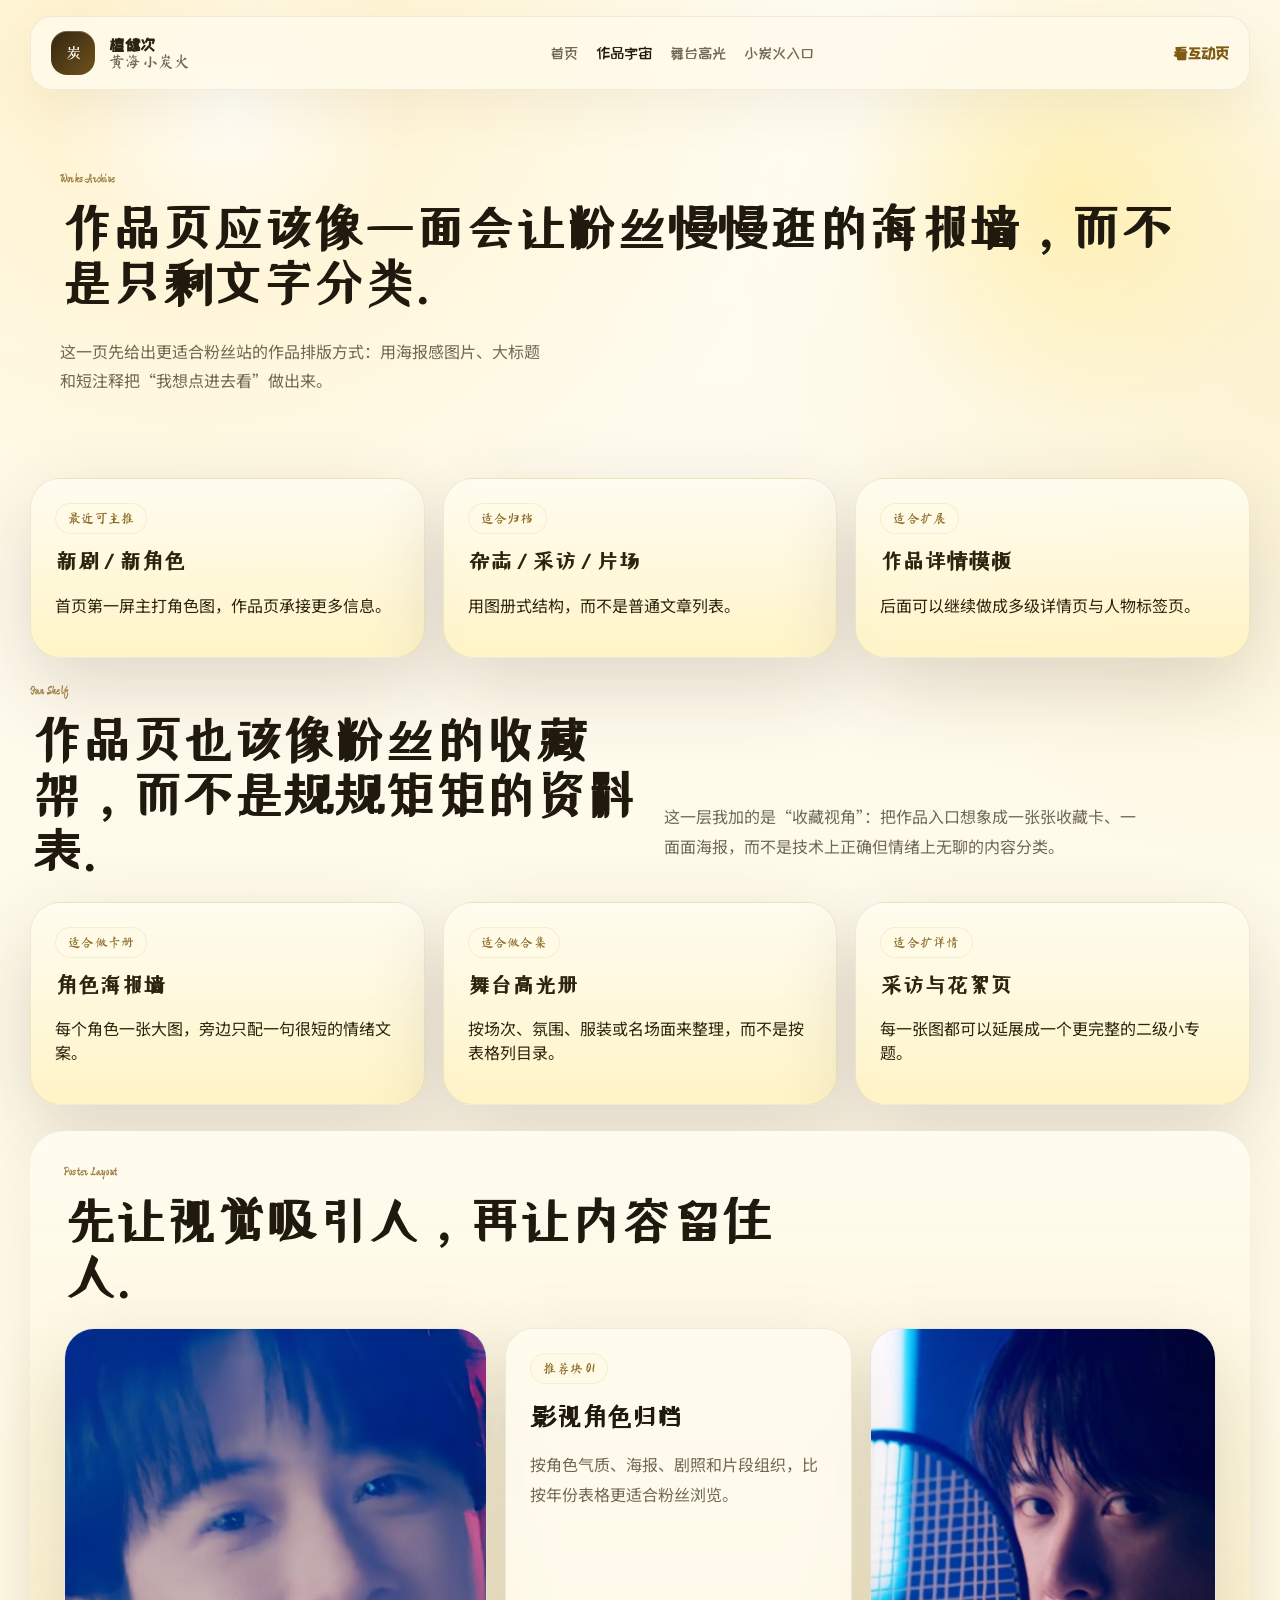
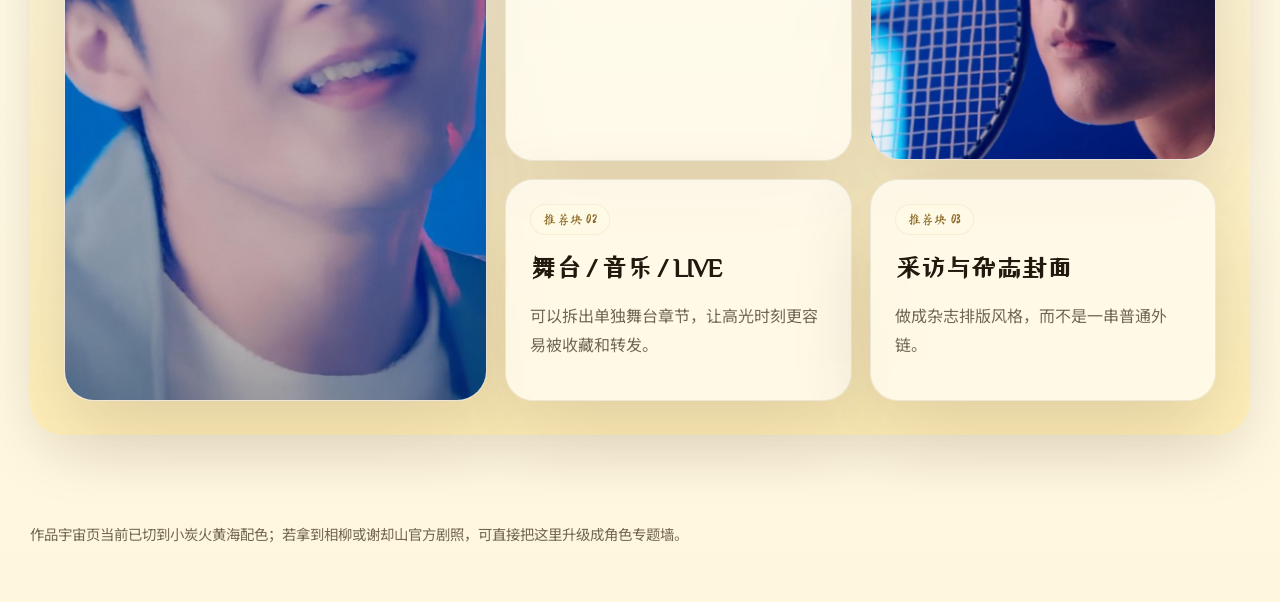
<file: works.html>
<!DOCTYPE html>
<html lang="zh-CN">
  <head>
    <meta charset="UTF-8" />
    <meta name="viewport" content="width=device-width, initial-scale=1.0" />
    <title>作品宇宙 | 檀健次</title>
    <meta name="description" content="檀健次粉丝向概念站中的作品页：海报墙式布局、档案式分组和更适合收藏观看的页面结构。" />
    <meta name="theme-color" content="#f6efe5" />
    <link rel="icon" type="image/svg+xml" href="favicon.svg" />
    <link rel="preconnect" href="https://fonts.googleapis.com" />
    <link rel="preconnect" href="https://fonts.gstatic.com" crossorigin />
    <link href="https://fonts.googleapis.com/css2?family=Ma+Shan+Zheng&family=Noto+Sans+SC:wght@400;500;700&family=ZCOOL+KuaiLe&family=ZCOOL+XiaoWei&display=swap" rel="stylesheet" />
    <link rel="stylesheet" href="styles.css" />
  </head>
  <body data-page="works">
    <div class="site-bg fan-bg"></div>
    <header class="site-header fan-header">
      <a class="brand" href="index.html" aria-label="返回首页">
        <span class="brand-mark">炭</span>
        <span class="brand-copy">
          <strong>檀健次</strong>
          <em>黄海小炭火</em>
        </span>
      </a>
      <button class="nav-toggle" type="button" aria-label="打开导航" aria-expanded="false">
        <span></span>
        <span></span>
      </button>
      <nav class="site-nav" aria-label="主导航">
        <a href="index.html">首页</a>
        <a href="works.html" aria-current="page">作品宇宙</a>
        <a href="stage.html">舞台高光</a>
        <a href="club.html">小炭火入口</a>
      </nav>
      <a class="ghost-link fan-link" href="club.html">看互动页</a>
    </header>

    <main class="page-shell">
      <section class="page-intro reveal">
        <p class="eyebrow soft-eyebrow">Works Archive</p>
        <h1>作品页应该像一面会让粉丝慢慢逛的海报墙，而不是只剩文字分类。</h1>
        <p class="hero-text fan-copy">这一页先给出更适合粉丝站的作品排版方式：用海报感图片、大标题和短注释把“我想点进去看”做出来。</p>
      </section>

      <section class="hero-strip reveal">
        <article class="hero-strip-card">
          <span class="mini-label">最近可主推</span>
          <h3>新剧 / 新角色</h3>
          <p>首页第一屏主打角色图，作品页承接更多信息。</p>
        </article>
        <article class="hero-strip-card">
          <span class="mini-label">适合归档</span>
          <h3>杂志 / 采访 / 片场</h3>
          <p>用图册式结构，而不是普通文章列表。</p>
        </article>
        <article class="hero-strip-card">
          <span class="mini-label">适合扩展</span>
          <h3>作品详情模板</h3>
          <p>后面可以继续做成多级详情页与人物标签页。</p>
        </article>
      </section>

      <section class="section-frame reveal">
        <div class="section-heading split-heading fan-heading">
          <div>
            <p class="eyebrow soft-eyebrow">Fan Shelf</p>
            <h2>作品页也该像粉丝的收藏架，而不是规规矩矩的资料表。</h2>
          </div>
          <p class="section-text fan-copy">这一层我加的是“收藏视角”：把作品入口想象成一张张收藏卡、一面面海报，而不是技术上正确但情绪上无聊的内容分类。</p>
        </div>
        <div class="hero-strip">
          <article class="hero-strip-card">
            <span class="mini-label">适合做卡册</span>
            <h3>角色海报墙</h3>
            <p>每个角色一张大图，旁边只配一句很短的情绪文案。</p>
          </article>
          <article class="hero-strip-card">
            <span class="mini-label">适合做合集</span>
            <h3>舞台高光册</h3>
            <p>按场次、氛围、服装或名场面来整理，而不是按表格列目录。</p>
          </article>
          <article class="hero-strip-card">
            <span class="mini-label">适合扩详情</span>
            <h3>采访与花絮页</h3>
            <p>每一张图都可以延展成一个更完整的二级小专题。</p>
          </article>
        </div>
      </section>

      <section class="poster-cluster reveal">
        <div class="section-heading">
          <p class="eyebrow soft-eyebrow">Poster Layout</p>
          <h2>先让视觉吸引人，再让内容留住人。</h2>
        </div>
        <div class="poster-grid">
          <article class="poster-card large-card tilt-card">
            <img src="assets/derived/smile-wide.jpg" alt="檀健次照片近景" />
          </article>
          <article class="card-soft poster-note">
            <span class="mini-label">推荐块 01</span>
            <h3>影视角色归档</h3>
            <p>按角色气质、海报、剧照和片段组织，比按年份表格更适合粉丝浏览。</p>
          </article>
          <article class="poster-card tilt-card">
            <img src="assets/derived/racket-portrait.jpg" alt="檀健次持球拍照片" />
          </article>
          <article class="card-soft poster-note">
            <span class="mini-label">推荐块 02</span>
            <h3>舞台 / 音乐 / LIVE</h3>
            <p>可以拆出单独舞台章节，让高光时刻更容易被收藏和转发。</p>
          </article>
          <article class="card-soft poster-note">
            <span class="mini-label">推荐块 03</span>
            <h3>采访与杂志封面</h3>
            <p>做成杂志排版风格，而不是一串普通外链。</p>
          </article>
        </div>
      </section>
    </main>

    <footer class="site-footer"><p>作品宇宙页当前已切到小炭火黄海配色；若拿到相柳或谢却山官方剧照，可直接把这里升级成角色专题墙。</p></footer>
    <script src="script.js"></script>
  </body>
</html>
</file>
<file: styles.css>
:root {
  --cream: #fff9e8;
  --cream-deep: #fff0bf;
  --ink: #20190e;
  --ink-soft: #44331a;
  --wine: #8f6520;
  --wine-deep: #5e4316;
  --gold: #f3c742;
  --gold-soft: #ffe08a;
  --shell: #fffef7;
  --line: rgba(119, 90, 18, 0.14);
  --line-strong: rgba(119, 90, 18, 0.24);
  --text: #2d240f;
  --muted: rgba(45, 36, 15, 0.68);
  --shadow-soft: 0 22px 60px rgba(72, 45, 36, 0.08);
  --shadow-card: 0 28px 80px rgba(48, 24, 18, 0.16);
  --radius-xl: 34px;
  --radius-lg: 26px;
  --radius-md: 18px;
  --content: 1220px;
  --ease-out: cubic-bezier(0.22, 1, 0.36, 1);

  --font-body: "Noto Sans SC", "PingFang SC", "Microsoft YaHei", sans-serif;
  --font-display: "ZCOOL XiaoWei", "Noto Serif SC", "Songti SC", serif;
  --font-cute: "ZCOOL KuaiLe", "Noto Sans SC", cursive;
  --font-note: "Ma Shan Zheng", cursive;
}

* {
  box-sizing: border-box;
}

html {
  scroll-behavior: smooth;
}

body {
  margin: 0;
  min-height: 100vh;
  color: var(--text);
  background:
    radial-gradient(circle at 15% 0%, rgba(255, 224, 138, 0.42), transparent 26%),
    radial-gradient(circle at 100% 15%, rgba(243, 199, 66, 0.18), transparent 24%),
    linear-gradient(180deg, #fffdf3 0%, #fff7dd 100%);
  font-family: var(--font-body);
}

body.nav-open {
  overflow: hidden;
}

img {
  display: block;
  width: 100%;
}

button,
input,
select,
textarea {
  font: inherit;
}

.site-bg {
  position: fixed;
  inset: 0;
  pointer-events: none;
}

.fan-bg {
  background:
    radial-gradient(circle at 18% 12%, rgba(255, 255, 255, 0.82), transparent 14%),
    radial-gradient(circle at 84% 22%, rgba(255, 236, 154, 0.62), transparent 18%);
}

.spark {
  position: fixed;
  z-index: 0;
  width: 18vw;
  aspect-ratio: 1;
  border-radius: 50%;
  pointer-events: none;
  filter: blur(28px);
  opacity: 0.28;
  animation: drift 16s ease-in-out infinite alternate;
}

.spark-a {
  top: 8%;
  left: -4%;
  background: radial-gradient(circle, rgba(255, 228, 112, 0.96), transparent 70%);
}

.spark-b {
  top: 28%;
  right: -2%;
  background: radial-gradient(circle, rgba(243, 199, 66, 0.72), transparent 70%);
  animation-duration: 19s;
}

.spark-c {
  bottom: 12%;
  left: 26%;
  background: radial-gradient(circle, rgba(163, 118, 31, 0.26), transparent 72%);
  animation-duration: 22s;
}

.page-shell {
  position: relative;
  z-index: 2;
  width: min(calc(100% - 34px), var(--content));
  margin: 0 auto;
  padding: 26px 0 72px;
}

.home-shell {
  padding-top: 22px;
}

.site-header {
  position: sticky;
  top: 12px;
  z-index: 30;
  width: min(calc(100% - 34px), var(--content));
  margin: 16px auto 0;
  display: flex;
  align-items: center;
  justify-content: space-between;
  gap: 18px;
  padding: 14px 20px;
  border-radius: 24px;
  border: 1px solid rgba(80, 50, 42, 0.08);
  background: rgba(255, 250, 234, 0.84);
  box-shadow: 0 18px 50px rgba(120, 85, 65, 0.08);
  backdrop-filter: blur(18px);
}

.fan-header {
  border-radius: 22px;
}

.brand {
  display: inline-flex;
  align-items: center;
  gap: 14px;
  color: inherit;
  text-decoration: none;
  white-space: nowrap;
}

.brand-mark {
  width: 44px;
  height: 44px;
  border-radius: 16px;
  display: grid;
  place-items: center;
  color: var(--shell);
  font-family: var(--font-display);
  font-size: 1rem;
  background: linear-gradient(135deg, #33250f 0%, #6f531c 100%);
  box-shadow: inset 0 1px 0 rgba(255, 255, 255, 0.24);
}

.brand-copy {
  display: flex;
  flex-direction: column;
}

.brand-copy strong {
  font-size: 0.98rem;
  letter-spacing: 0.06em;
}

.brand-copy em {
  color: var(--muted);
  font-style: normal;
  font-size: 0.72rem;
  letter-spacing: 0.16em;
  text-transform: uppercase;
}

.site-nav {
  display: inline-flex;
  align-items: center;
  gap: 18px;
}

.site-nav a,
.ghost-link {
  color: var(--muted);
  text-decoration: none;
  font-size: 0.94rem;
  transition: color 180ms ease, transform 180ms ease;
}

.site-nav a:hover,
.site-nav a[aria-current="page"],
.ghost-link:hover {
  color: var(--ink);
}

.fan-link {
  color: #7f5a12;
  font-weight: 800;
}

.nav-toggle {
  display: none;
  width: 46px;
  height: 46px;
  align-items: center;
  justify-content: center;
  gap: 4px;
  border: 1px solid var(--line);
  border-radius: 14px;
  background: rgba(255, 255, 255, 0.45);
  cursor: pointer;
}

.nav-toggle span {
  display: block;
  width: 18px;
  height: 2px;
  background: var(--ink);
  border-radius: 999px;
}

.hero-fan,
.panel-soft,
.gallery-showcase,
.poster-cluster,
.spotlight-wrap,
.club-welcome,
.club-pulse,
.form-shell,
.wish-wall,
.update-panel,
.ticker-band,
.credit-strip,
.memory-card,
.card-soft,
.page-intro,
.diary-panel,
.section-frame {
  position: relative;
  z-index: 1;
}

.hero-fan {
  display: grid;
  grid-template-columns: 5fr 7fr;
  gap: 34px;
  align-items: end;
  min-height: min(100svh, 920px);
  padding: 36px 0 26px;
}

.hero-main {
  padding: 24px 0 30px;
}

.eyebrow {
  margin: 0 0 16px;
  font-size: 0.76rem;
  letter-spacing: 0.22em;
  text-transform: uppercase;
}

.soft-eyebrow {
  color: rgba(127, 90, 18, 0.76);
}

.hero-fan h1,
.page-intro h1,
.section-heading h2,
.card-soft h3,
.club-copy h2,
.update-panel h2 {
  margin: 0;
  color: var(--ink);
  font-family: var(--font-display);
  font-weight: 600;
  letter-spacing: -0.03em;
  line-height: 1.08;
}

.hero-fan h1 {
  font-size: clamp(2.9rem, 6vw, 5.4rem);
}

.page-intro h1,
.section-heading h2,
.club-copy h2,
.update-panel h2 {
  font-size: clamp(2rem, 4vw, 3.6rem);
}

.hero-text,
.section-text,
.card-soft p,
.poster-note p,
.update-panel p,
.prototype-form span,
.prototype-form input,
.prototype-form select,
.prototype-form textarea,
.site-footer,
.credit-strip p,
.memory-card p {
  color: var(--muted);
  line-height: 1.85;
}

.fan-copy {
  max-width: 480px;
}

.hero-text {
  margin: 26px 0 28px;
  font-size: 1rem;
}

.hero-actions {
  display: flex;
  flex-wrap: wrap;
  gap: 14px;
}

.button {
  display: inline-flex;
  align-items: center;
  justify-content: center;
  min-height: 52px;
  padding: 0 22px;
  border-radius: 999px;
  border: 1px solid transparent;
  font-weight: 700;
  text-decoration: none;
  transition: transform 280ms var(--ease-out), box-shadow 280ms var(--ease-out), border-color 280ms ease;
}

.button:hover {
  transform: translateY(-2px);
}

.button.primary {
  color: var(--shell);
  background: linear-gradient(135deg, #3a2b10 0%, #6a4d16 45%, #f3c742 120%);
  box-shadow: 0 16px 36px rgba(105, 67, 72, 0.18);
}

.button.secondary {
  color: var(--ink);
  background: rgba(255, 255, 255, 0.68);
  border-color: rgba(92, 57, 51, 0.1);
}

.fan-tags {
  display: flex;
  flex-wrap: wrap;
  gap: 10px;
  margin-top: 20px;
}

.fan-tags span,
.mini-label,
.floating-badge {
  display: inline-flex;
  align-items: center;
  gap: 8px;
  padding: 8px 12px;
  border-radius: 999px;
  font-size: 0.8rem;
}

.fan-tags span,
.mini-label {
  color: rgba(127, 90, 18, 0.9);
  background: rgba(255, 251, 230, 0.88);
  border: 1px solid rgba(127, 90, 18, 0.08);
}

.hero-photo-stack {
  position: relative;
  min-height: 720px;
}

.photo-card,
.gallery-large,
.gallery-small,
.poster-card,
.stage-card,
.club-card,
.memory-card,
.card-soft,
.update-panel,
.form-shell,
.hero-strip-card {
  overflow: hidden;
  border: 1px solid rgba(103, 68, 73, 0.1);
  background: rgba(255, 250, 244, 0.84);
  box-shadow: var(--shadow-card);
}

.photo-card,
.gallery-large,
.gallery-small,
.poster-card,
.stage-card,
.hero-strip-card {
  border-radius: 30px;
}

.photo-card img,
.gallery-large img,
.gallery-small img,
.poster-card img,
.stage-card img {
  height: 100%;
  object-fit: cover;
}

.photo-card-main {
  position: absolute;
  right: 0;
  top: 0;
  width: min(78%, 540px);
  aspect-ratio: 4 / 5;
}

.photo-card-side {
  position: absolute;
  left: 6%;
  bottom: 5%;
  width: min(42%, 250px);
  aspect-ratio: 4 / 5;
}

.photo-card-meta {
  position: absolute;
  left: 20px;
  right: 20px;
  bottom: 18px;
  padding: 14px 16px;
  border-radius: 22px;
  background: linear-gradient(180deg, rgba(22, 17, 18, 0.08), rgba(22, 17, 18, 0.72));
  color: #fff;
  backdrop-filter: blur(12px);
}

.photo-card-meta span {
  display: block;
  margin-bottom: 6px;
  font-size: 0.72rem;
  letter-spacing: 0.18em;
  text-transform: uppercase;
  color: rgba(255, 245, 233, 0.7);
}

.photo-card-meta strong {
  font-size: 1.08rem;
  line-height: 1.5;
}

.floating-badge {
  position: absolute;
  z-index: 2;
  color: #7f5a12;
  background: rgba(255, 251, 229, 0.94);
  border: 1px solid rgba(103, 68, 73, 0.1);
  box-shadow: 0 14px 30px rgba(96, 68, 58, 0.08);
}

.badge-top {
  top: 3%;
  left: 0;
}

.badge-bottom {
  right: 4%;
  bottom: 2%;
}

.ticker-band {
  overflow: hidden;
  margin-top: 6px;
  padding: 18px 0;
  border-top: 1px solid rgba(103, 68, 73, 0.08);
  border-bottom: 1px solid rgba(103, 68, 73, 0.08);
}

.ticker-track {
  display: flex;
  gap: 40px;
  min-width: max-content;
  animation: marquee 24s linear infinite;
}

.ticker-track span {
  color: rgba(103, 68, 73, 0.84);
  letter-spacing: 0.08em;
  white-space: nowrap;
}

.section-heading {
  max-width: 760px;
  margin-bottom: 24px;
}

.split-heading {
  max-width: none;
  display: grid;
  grid-template-columns: 1.02fr 0.98fr;
  gap: 24px;
  align-items: end;
}

.gallery-showcase,
.page-intro,
.poster-cluster,
.spotlight-wrap,
.club-welcome,
.club-pulse,
.form-shell,
.wish-wall,
.update-panel,
.section-frame,
.diary-panel {
  margin-top: 26px;
}

.gallery-grid {
  display: grid;
  grid-template-columns: 1.18fr 0.82fr;
  gap: 18px;
}

.gallery-large {
  grid-row: span 2;
  min-height: 680px;
}

.gallery-copy,
.gallery-note,
.memory-card,
.card-soft,
.update-panel,
.club-copy,
.form-shell {
  border-radius: 28px;
}

.card-soft,
.memory-card,
.update-panel,
.club-copy {
  padding: 28px;
  background: rgba(255, 252, 240, 0.82);
}

.gallery-copy h3,
.memory-card h3,
.card-soft h3,
.poster-note h3,
.club-card h3 {
  margin: 14px 0 10px;
  font-family: var(--font-display);
  font-size: clamp(1.4rem, 2vw, 2rem);
  line-height: 1.35;
}

.gallery-small {
  min-height: 320px;
}

.gallery-note ul,
.club-list,
.archive-list {
  margin: 14px 0 0;
  padding-left: 18px;
  color: var(--muted);
  line-height: 1.8;
}

.memory-grid,
.hero-strip,
.poster-grid,
.club-grid {
  display: grid;
  gap: 18px;
}

.memory-grid,
.hero-strip,
.club-grid {
  grid-template-columns: repeat(3, minmax(0, 1fr));
  margin-top: 24px;
}

.memory-primary {
  background: linear-gradient(160deg, rgba(255, 252, 236, 0.96), rgba(255, 235, 160, 0.72));
}

.credit-strip {
  margin-top: 24px;
  padding: 16px 0 0;
  border-top: 1px solid rgba(103, 68, 73, 0.08);
}

.page-intro {
  padding: 30px;
}

.hero-strip-card {
  padding: 24px;
  background: linear-gradient(180deg, rgba(255, 252, 240, 0.92), rgba(255, 242, 191, 0.82));
}

.hero-strip-card h3 {
  margin: 12px 0 8px;
  font-family: var(--font-display);
  font-size: 1.36rem;
}

.poster-cluster {
  padding: 34px;
  border-radius: 34px;
  background: linear-gradient(180deg, rgba(255, 252, 241, 0.92), rgba(255, 236, 173, 0.8));
  box-shadow: var(--shadow-soft);
}

.poster-grid {
  grid-template-columns: 1.1fr 0.9fr 0.9fr;
}

.poster-card {
  min-height: 430px;
}

.poster-card.large-card {
  grid-row: span 2;
}

.poster-note {
  padding: 24px;
}

.stage-hero {
  display: grid;
  grid-template-columns: 0.95fr 1.05fr;
  gap: 24px;
  align-items: stretch;
}

.stage-card {
  min-height: 420px;
}

.spotlight-wrap {
  padding: 34px;
  border-radius: 34px;
  background: linear-gradient(135deg, rgba(68, 51, 20, 0.98), rgba(31, 23, 9, 0.98));
  color: rgba(255, 244, 231, 0.92);
  box-shadow: 0 32px 80px rgba(57, 30, 27, 0.22);
}

.spotlight-wrap .section-text,
.spotlight-wrap p,
.spotlight-wrap li,
.spotlight-wrap .mini-label {
  color: rgba(255, 244, 231, 0.72);
}

.spotlight-wrap h2,
.spotlight-wrap h3 {
  color: rgba(255, 249, 241, 0.96);
}

.spotlight-grid {
  display: grid;
  grid-template-columns: 1.15fr 0.85fr;
  gap: 18px;
  margin-top: 24px;
}

.stage-card.side-stage {
  min-height: 260px;
}

.diary-panel {
  padding: 34px;
  border-radius: 34px;
  background: rgba(255, 252, 239, 0.86);
  box-shadow: var(--shadow-soft);
}

.diary-grid {
  display: grid;
  grid-template-columns: repeat(3, minmax(0, 1fr));
  gap: 18px;
}

.club-welcome {
  display: grid;
  grid-template-columns: 0.95fr 1.05fr;
  gap: 22px;
  align-items: stretch;
}

.club-copy {
  display: flex;
  flex-direction: column;
  justify-content: center;
}

.club-card {
  min-height: 100%;
  border-radius: 32px;
}

.club-card img {
  height: 100%;
  object-fit: cover;
}

.form-shell {
  display: grid;
  grid-template-columns: 0.88fr 1.12fr;
  gap: 22px;
  padding: 30px;
}

.prototype-form {
  display: grid;
  grid-template-columns: repeat(2, minmax(0, 1fr));
  gap: 16px;
}

.prototype-form label {
  display: block;
}

.prototype-form span {
  display: block;
  margin-bottom: 10px;
}

.prototype-form input,
.prototype-form select,
.prototype-form textarea {
  width: 100%;
  padding: 16px 18px;
  border: 1px solid rgba(127, 90, 18, 0.16);
  border-radius: 18px;
  background: rgba(255, 253, 243, 0.9);
  color: var(--text);
  outline: none;
}

.prototype-form input,
.prototype-form select {
  min-height: 56px;
}

.prototype-form textarea {
  min-height: 160px;
  resize: vertical;
}

.prototype-form input:focus,
.prototype-form select:focus,
.prototype-form textarea:focus {
  border-color: rgba(243, 199, 66, 0.56);
  box-shadow: 0 0 0 4px rgba(243, 199, 66, 0.14);
}

.full-span {
  grid-column: 1 / -1;
}

.site-footer {
  position: relative;
  z-index: 2;
  width: min(calc(100% - 34px), var(--content));
  margin: 0 auto 28px;
  padding-bottom: 12px;
  font-size: 0.9rem;
}

.reveal {
  opacity: 0;
  transform: translateY(18px);
  filter: blur(8px);
  transition: opacity 760ms var(--ease-out), transform 760ms var(--ease-out), filter 760ms var(--ease-out);
}

.reveal.is-visible {
  opacity: 1;
  transform: translateY(0);
  filter: blur(0);
}

.tilt-card {
  transform: perspective(1200px) rotateX(var(--rx, 0deg)) rotateY(var(--ry, 0deg)) translateY(0);
  transition: transform 320ms var(--ease-out), box-shadow 320ms var(--ease-out);
  transform-style: preserve-3d;
}

.tilt-card:hover {
  box-shadow: 0 34px 90px rgba(48, 24, 18, 0.22);
}

@keyframes drift {
  0% {
    transform: translate3d(0, 0, 0) scale(1);
  }
  100% {
    transform: translate3d(14px, -22px, 0) scale(1.08);
  }
}

@keyframes marquee {
  0% {
    transform: translateX(0);
  }
  100% {
    transform: translateX(-50%);
  }
}

@media (max-width: 1100px) {
  .hero-fan,
  .split-heading,
  .gallery-grid,
  .memory-grid,
  .hero-strip,
  .poster-grid,
  .pulse-grid,
  .campaign-grid,
  .stage-hero,
  .spotlight-grid,
  .diary-grid,
  .club-welcome,
  .club-grid,
  .form-shell,
  .wish-grid,
  .prototype-form {
    grid-template-columns: 1fr;
  }

  .hero-photo-stack,
  .photo-card-main,
  .photo-card-side {
    position: relative;
    width: 100%;
    inset: auto;
  }

  .hero-photo-stack {
    min-height: auto;
    display: grid;
    gap: 16px;
  }

  .photo-card-main {
    max-width: 620px;
  }

  .photo-card-side {
    max-width: 280px;
    justify-self: end;
  }

  .gallery-large {
    min-height: 460px;
  }

  .poster-card.large-card {
    grid-row: span 1;
  }
}

@media (max-width: 820px) {
  .site-header {
    top: 10px;
    padding: 12px 14px;
    border-radius: 18px;
  }

  .nav-toggle {
    display: inline-flex;
  }

  .site-nav {
    position: absolute;
    top: calc(100% + 10px);
    left: 0;
    right: 0;
    display: grid;
    gap: 10px;
    padding: 14px;
    border-radius: 20px;
    background: rgba(252, 246, 239, 0.96);
    box-shadow: var(--shadow-soft);
    opacity: 0;
    pointer-events: none;
    transform: translateY(-8px);
    transition: opacity 180ms ease, transform 180ms ease;
  }

  .site-header.nav-open .site-nav {
    opacity: 1;
    pointer-events: auto;
    transform: translateY(0);
  }

  .site-nav a,
  .ghost-link {
    padding: 12px 14px;
    border-radius: 14px;
    background: rgba(255, 255, 255, 0.72);
  }

  .ghost-link {
    display: none;
  }
}

@media (max-width: 720px) {
  .page-shell,
  .site-header,
  .site-footer {
    width: min(calc(100% - 18px), var(--content));
  }

  .site-header {
    position: static;
    margin-top: 10px;
  }

  .hero-fan,
  .page-intro,
  .poster-cluster,
  .spotlight-wrap,
  .diary-panel,
  .club-welcome,
  .club-pulse,
  .form-shell,
  .wish-wall,
  .update-panel,
  .card-soft,
  .memory-card {
    padding-left: 0;
    padding-right: 0;
  }

  .hero-fan {
    min-height: auto;
    gap: 22px;
    padding-top: 18px;
  }

  .hero-fan h1 {
    font-size: clamp(2.5rem, 13vw, 3.8rem);
  }

  .page-intro h1,
  .section-heading h2,
  .club-copy h2,
  .update-panel h2 {
    font-size: clamp(1.8rem, 8vw, 2.8rem);
  }

  .photo-card,
  .gallery-large,
  .gallery-small,
  .poster-card,
  .stage-card,
  .club-card,
  .hero-strip-card,
  .card-soft,
  .memory-card,
  .update-panel,
  .form-shell,
  .club-copy {
    border-radius: 24px;
  }

  .photo-card-side {
    max-width: 62%;
  }

  .gallery-large {
    min-height: 360px;
  }
}


.brand-copy strong {
  font-family: var(--font-cute);
  font-size: 1.02rem;
  letter-spacing: 0.04em;
}

.brand-copy em {
  font-family: var(--font-note);
  font-size: 0.98rem;
  letter-spacing: 0.02em;
  text-transform: none;
}

.hero-fan h1,
.page-intro h1,
.section-heading h2,
.club-copy h2,
.update-panel h2,
.gallery-copy h3,
.memory-card h3,
.card-soft h3,
.poster-note h3,
.club-card h3,
.hero-strip-card h3 {
  font-family: var(--font-display);
}

.eyebrow,
.mini-label,
.floating-badge {
  font-family: var(--font-note);
  letter-spacing: 0.02em;
  text-transform: none;
}

.fan-tags span,
.button.primary,
.button.secondary,
.site-nav a,
.ghost-link,
.photo-card-meta strong {
  font-family: var(--font-cute);
}

.hero-strip-card h3,
.gallery-copy h3,
.memory-card h3,
.card-soft h3,
.poster-note h3,
.club-card h3 {
  line-height: 1.42;
}

.button {
  letter-spacing: 0.02em;
}

.site-nav a,
.ghost-link {
  font-size: 0.98rem;
}

.fan-tags span {
  font-size: 0.84rem;
}


.fan-polaroids {
  display: grid;
  grid-template-columns: 0.82fr 0.82fr 1.16fr;
  gap: 18px;
  align-items: start;
  margin-top: 24px;
}

.polaroid-card {
  padding: 14px 14px 20px;
  border-radius: 8px 8px 24px 24px;
  background: #fffefb;
  border: 1px solid rgba(119, 90, 18, 0.14);
  box-shadow: 0 18px 40px rgba(94, 69, 34, 0.12);
}

.polaroid-card img {
  aspect-ratio: 4 / 5;
  object-fit: cover;
  border-radius: 6px;
}

.polaroid-note {
  padding-top: 14px;
  color: var(--wine);
  font-family: var(--font-note);
  font-size: 1.1rem;
}

.offset-card {
  margin-top: 34px;
}

.polaroid-copy {
  min-height: 100%;
}

@media (max-width: 1100px) {
  .fan-polaroids {
    grid-template-columns: 1fr;
  }

  .offset-card {
    margin-top: 0;
  }
}

.club-pulse {
  padding: 34px;
  border-radius: 34px;
  background: linear-gradient(180deg, rgba(255, 252, 240, 0.88), rgba(255, 239, 191, 0.84));
  box-shadow: var(--shadow-soft);
}

.pulse-grid,
.campaign-grid,
.wish-grid {
  display: grid;
  gap: 18px;
}

.pulse-grid {
  grid-template-columns: repeat(3, minmax(0, 1fr));
  margin-top: 24px;
}

.pulse-card strong {
  display: block;
  margin-top: 14px;
  color: var(--ink);
  font-family: var(--font-display);
}

.pulse-number {
  font-size: clamp(2.4rem, 5vw, 4rem);
  line-height: 1;
}

.pulse-copy {
  font-size: clamp(1.5rem, 2.2vw, 2.2rem);
  line-height: 1.2;
}

.campaign-grid {
  grid-template-columns: repeat(2, minmax(0, 1fr));
  margin-top: 18px;
}

.campaign-card,
.wish-card {
  padding: 26px;
  border-radius: 28px;
  border: 1px solid rgba(127, 90, 18, 0.12);
  background: rgba(255, 252, 241, 0.88);
  box-shadow: var(--shadow-soft);
}

.campaign-card h3 {
  margin: 14px 0 8px;
  font-family: var(--font-display);
  font-size: clamp(1.3rem, 2vw, 1.8rem);
  line-height: 1.4;
}

.campaign-card p,
.wish-message {
  color: var(--muted);
  line-height: 1.85;
}

.campaign-meta,
.wish-card-header {
  display: flex;
  justify-content: space-between;
  gap: 14px;
  align-items: flex-start;
}

.campaign-meta {
  margin-top: 18px;
  align-items: center;
}

.campaign-meta span {
  color: #8a651c;
  font-family: var(--font-note);
  font-size: 1rem;
}

.vote-button {
  min-height: 46px;
  padding: 0 18px;
}

.vote-button.is-bumped {
  transform: scale(0.96);
}

.mood-row {
  display: flex;
  flex-wrap: wrap;
  gap: 12px;
}

.mood-chip {
  position: relative;
  display: inline-flex;
}

.mood-chip input {
  position: absolute;
  inset: 0;
  width: 100%;
  min-height: 0;
  padding: 0;
  border: 0;
  background: transparent;
  opacity: 0;
  pointer-events: none;
}

.mood-chip span {
  display: inline-flex;
  align-items: center;
  justify-content: center;
  margin-bottom: 0;
  min-height: 48px;
  padding: 0 16px;
  border-radius: 999px;
  border: 1px solid rgba(127, 90, 18, 0.14);
  background: rgba(255, 253, 243, 0.96);
  color: var(--ink-soft);
  cursor: pointer;
  transition: transform 180ms ease, border-color 180ms ease, box-shadow 180ms ease, background 180ms ease;
}

.mood-chip input:checked + span {
  border-color: rgba(243, 199, 66, 0.52);
  background: linear-gradient(135deg, rgba(255, 249, 220, 0.96), rgba(255, 231, 148, 0.9));
  box-shadow: 0 12px 24px rgba(144, 104, 24, 0.12);
}

.form-actions {
  display: flex;
  align-items: center;
  justify-content: space-between;
  gap: 16px;
  flex-wrap: wrap;
}

.form-note,
.form-feedback {
  margin: 0;
  color: var(--muted);
  line-height: 1.75;
}

.form-note {
  max-width: 420px;
}

.form-feedback {
  min-height: 1.7em;
  color: #8a651c;
  font-family: var(--font-note);
  font-size: 1rem;
}

.wish-wall {
  padding: 34px;
  border-radius: 34px;
  background: rgba(255, 252, 240, 0.84);
  box-shadow: var(--shadow-soft);
}

.wall-toolbar {
  display: flex;
  flex-wrap: wrap;
  gap: 12px;
}

.filter-chip {
  min-height: 46px;
  padding: 0 16px;
  border: 1px solid rgba(127, 90, 18, 0.12);
  border-radius: 999px;
  background: rgba(255, 253, 244, 0.96);
  color: var(--muted);
  font-family: var(--font-cute);
  cursor: pointer;
  transition: transform 180ms ease, color 180ms ease, border-color 180ms ease, background 180ms ease;
}

.filter-chip:hover,
.filter-chip.is-active {
  color: var(--ink);
  border-color: rgba(243, 199, 66, 0.42);
  background: linear-gradient(135deg, rgba(255, 251, 228, 0.98), rgba(255, 232, 145, 0.92));
}

.wish-grid {
  grid-template-columns: repeat(3, minmax(0, 1fr));
  margin-top: 20px;
}

.wish-pinned {
  background: linear-gradient(160deg, rgba(255, 252, 236, 0.98), rgba(255, 236, 173, 0.9));
}

.wish-identity strong {
  display: block;
  color: var(--ink);
  font-family: var(--font-cute);
  font-size: 1.08rem;
}

.wish-identity span {
  color: var(--muted);
  font-size: 0.88rem;
}

.wish-topic {
  display: inline-flex;
  align-items: center;
  padding: 8px 12px;
  border-radius: 999px;
  background: rgba(255, 247, 208, 0.92);
  color: #8a651c;
  font-family: var(--font-note);
  white-space: nowrap;
}

.wish-message {
  margin: 18px 0 12px;
  color: var(--text);
}

.wish-mood {
  margin: 0;
  color: #8a651c;
  font-family: var(--font-note);
}

.wish-empty {
  display: flex;
  flex-direction: column;
  justify-content: center;
}

@media (max-width: 720px) {
  .campaign-meta,
  .wish-card-header,
  .form-actions {
    align-items: flex-start;
    flex-direction: column;
  }

  .wish-topic {
    white-space: normal;
  }
}
</file>
